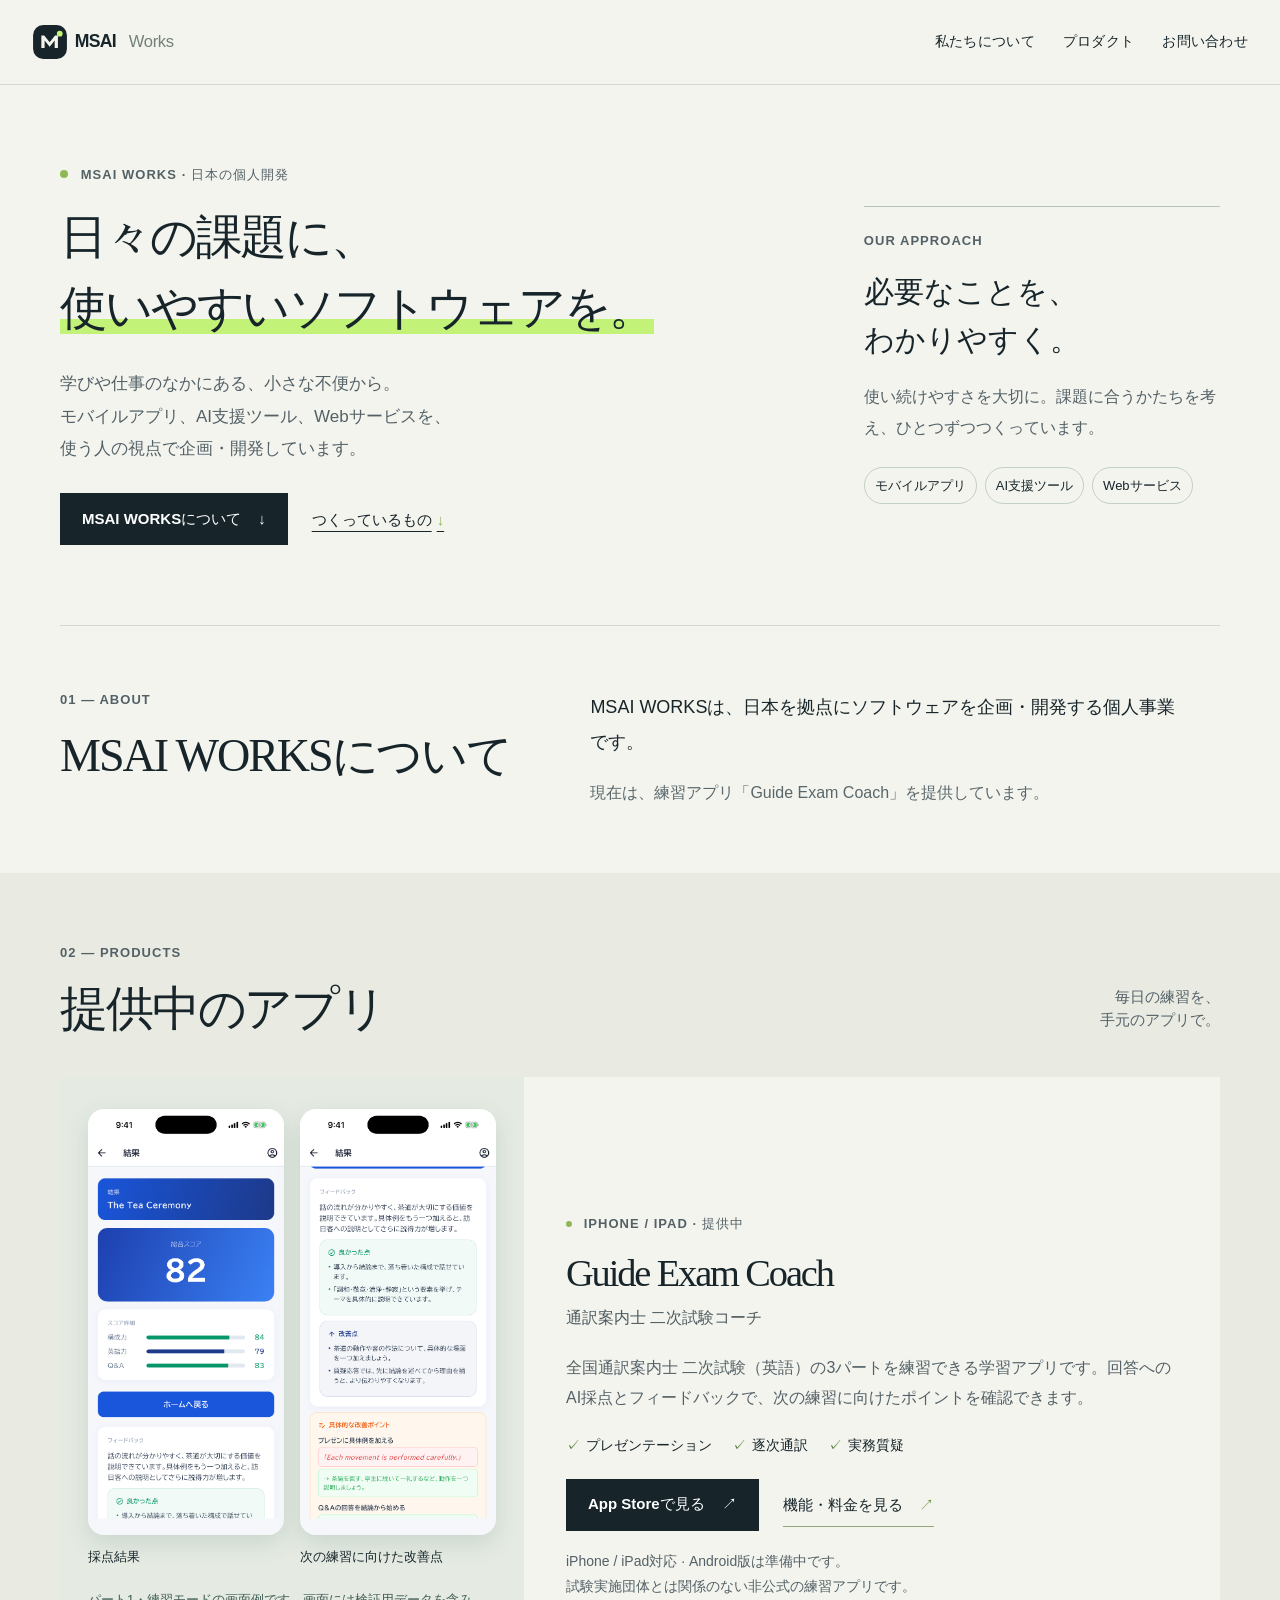
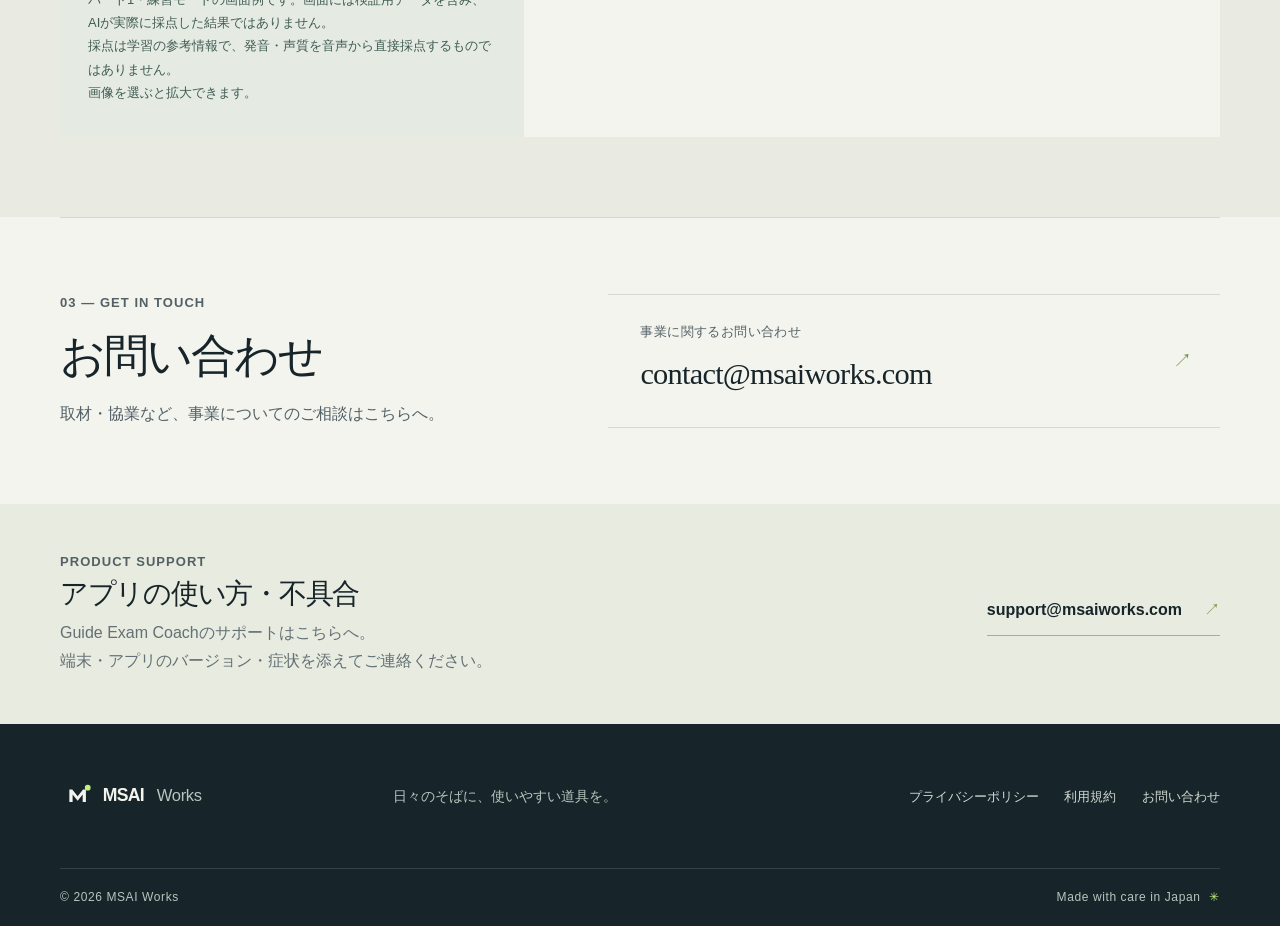
<file: index.html>
<!doctype html>
<html lang="ja">
  <head>
    <meta charset="utf-8">
    <meta name="viewport" content="width=device-width, initial-scale=1">
    <meta name="theme-color" content="#f4f4ee">
    <meta name="description" content="MSAI WORKSは、モバイルアプリ、AI支援ツール、Webサービスを企画・開発する個人事業です。全国通訳案内士 二次試験（英語）の練習アプリ、Guide Exam Coachを提供しています。">
    <meta name="robots" content="index, follow">
    <meta property="og:type" content="website">
    <meta property="og:site_name" content="MSAI WORKS">
    <meta property="og:title" content="MSAI WORKS｜日々の課題に、使いやすいソフトウェアを。">
    <meta property="og:description" content="日本を拠点に、モバイルアプリ、AI支援ツール、Webサービスを企画・開発する個人事業です。">
    <meta property="og:url" content="https://msaiworks.com/">
    <meta property="og:locale" content="ja_JP">
    <meta name="twitter:card" content="summary">
    <link rel="canonical" href="https://msaiworks.com/">
    <link rel="icon" href="/favicon.svg" type="image/svg+xml">
    <link rel="stylesheet" href="/styles.css">
    <title>MSAI WORKS｜アプリ・AI支援ツール・Webサービスの個人開発</title>
  </head>
  <body>
    <a class="skip-link" href="#main">本文へ移動</a>
    <header class="site-header">
      <div class="header-inner">
        <a class="brand" href="/" aria-label="MSAI WORKS ホーム">
          <img src="/assets/logo.svg" alt="MSAI WORKS" width="180" height="38">
        </a>
        <nav aria-label="メインナビゲーション">
          <ul class="nav-list">
            <li><a href="#about">私たちについて</a></li>
            <li><a href="#products">プロダクト</a></li>
            <li><a href="#contact">お問い合わせ</a></li>
          </ul>
        </nav>
      </div>
    </header>

    <main id="main">
      <section class="hero wrap business-hero" aria-labelledby="hero-title">
        <div class="hero-copy">
          <p class="eyebrow"><span class="eyebrow-dot" aria-hidden="true"></span> MSAI WORKS · 日本の個人開発</p>
          <h1 id="hero-title">日々の課題に、<br><em>使いやすい<br class="mobile-break">ソフトウェアを。</em></h1>
          <p class="hero-intro">学びや仕事のなかにある、小さな不便から。<br>モバイルアプリ、AI支援ツール、Webサービスを、<br class="desktop-break">使う人の視点で企画・開発しています。</p>
          <div class="hero-actions">
            <a class="button button-dark" href="#about">MSAI WORKSについて <span aria-hidden="true">↓</span></a>
            <a class="text-link" href="#products">つくっているもの <span aria-hidden="true">↓</span></a>
          </div>
        </div>
        <div class="business-note">
          <p class="eyebrow">Our approach</p>
          <p class="business-note-title">必要なことを、<br>わかりやすく。</p>
          <p>使い続けやすさを大切に。課題に合うかたちを考え、ひとつずつつくっています。</p>
          <div class="business-domains" aria-label="企画・開発の領域"><span>モバイルアプリ</span><span>AI支援ツール</span><span>Webサービス</span></div>
        </div>
      </section>

      <section class="content-section wrap" id="about" aria-labelledby="about-title">
        <div class="section-heading">
          <p class="eyebrow">01 — About</p>
          <h2 id="about-title">MSAI WORKSについて</h2>
        </div>
        <div class="section-body about-body">
          <p class="lead">MSAI WORKSは、日本を拠点にソフトウェアを企画・開発する個人事業です。</p>
          <p>現在は、練習アプリ「Guide Exam Coach」を提供しています。</p>
        </div>
      </section>

      <section class="products-section" id="products" aria-labelledby="products-title">
        <div class="wrap">
          <div class="section-topline">
            <div>
              <p class="eyebrow">02 — Products</p>
              <h2 id="products-title">提供中のアプリ</h2>
            </div>
            <p class="section-aside">毎日の練習を、<br>手元のアプリで。</p>
          </div>
          <article class="product-card">
            <div class="product-screens">
              <div class="screen-pair">
                <figure><a href="/assets/marketing-feedback.png" aria-label="採点結果の画面例を拡大"><img src="/assets/marketing-feedback.png" alt="画面例：総合スコアと項目別の採点結果" width="1206" height="2622" loading="lazy"></a><figcaption>採点結果</figcaption></figure>
                <figure><a href="/assets/marketing-feedback-detail.png" aria-label="改善点の画面例を拡大"><img src="/assets/marketing-feedback-detail.png" alt="画面例：良かった点と改善点、日本語の具体的なフィードバック" width="1206" height="2622" loading="lazy"></a><figcaption>次の練習に向けた改善点</figcaption></figure>
              </div>
              <p class="screen-note">パート1・練習モードの画面例です。画面には検証用データを含み、AIが実際に採点した結果ではありません。<br>採点は学習の参考情報で、発音・声質を音声から直接採点するものではありません。<br>画像を選ぶと拡大できます。</p>
            </div>
            <div class="product-details">
              <p class="eyebrow product-status"><span class="status-dot"></span> iPhone / iPad · 提供中</p>
              <h3>Guide Exam Coach</h3>
              <p class="product-ja">通訳案内士 二次試験コーチ</p>
              <p class="product-description">全国通訳案内士 二次試験（英語）の3パートを練習できる学習アプリです。回答へのAI採点とフィードバックで、次の練習に向けたポイントを確認できます。</p>
              <ul class="feature-list"><li>プレゼンテーション</li><li>逐次通訳</li><li>実務質疑</li></ul>
              <div class="product-actions">
                <a class="button button-dark" href="https://apps.apple.com/jp/app/id6809466607">App Storeで見る <span aria-hidden="true">↗</span></a>
                <a class="product-link" href="https://guideexamcoach.com/">機能・料金を見る <span aria-hidden="true">↗</span></a>
              </div>
              <p class="platform-note">iPhone / iPad対応 · Android版は準備中です。<br>試験実施団体とは関係のない非公式の練習アプリです。</p>
            </div>
            <span class="product-number" aria-hidden="true">01</span>
          </article>
        </div>
      </section>

      <section class="contact-section wrap" id="contact" aria-labelledby="contact-title">
        <div class="contact-heading">
          <p class="eyebrow">03 — Get in touch</p>
          <h2 id="contact-title">お問い合わせ</h2>
          <p>取材・協業など、事業についてのご相談はこちらへ。</p>
        </div>
        <a class="contact-card" href="mailto:contact@msaiworks.com">
          <span class="contact-card-label">事業に関するお問い合わせ</span>
          <span class="contact-email">contact@msaiworks.com</span>
          <span class="contact-arrow" aria-hidden="true">↗</span>
        </a>
      </section>

      <section class="support-band" id="support" aria-labelledby="support-title">
        <div class="wrap support-inner">
          <div>
            <p class="eyebrow">Product support</p>
            <h2 id="support-title">アプリの使い方・不具合</h2>
            <p>Guide Exam Coachのサポートはこちらへ。<br>端末・アプリのバージョン・症状を添えてご連絡ください。</p>
          </div>
          <a class="support-link" href="mailto:support@msaiworks.com">support@msaiworks.com <span aria-hidden="true">↗</span></a>
        </div>
      </section>
    </main>

    <footer class="site-footer">
      <div class="wrap footer-main">
        <a class="brand footer-brand" href="/" aria-label="MSAI WORKS ホーム">
          <img src="/assets/logo-footer.svg" alt="MSAI WORKS" width="180" height="38">
        </a>
        <p>日々のそばに、使いやすい道具を。</p>
        <nav aria-label="フッターナビゲーション">
          <a href="/privacy.html">プライバシーポリシー</a>
          <a href="/terms.html">利用規約</a>
          <a href="#contact">お問い合わせ</a>
        </nav>
      </div>
      <div class="wrap footer-bottom">
        <span>© 2026 MSAI Works</span>
        <span>Made with care in Japan <span class="footer-star" aria-hidden="true">✳</span></span>
      </div>
    </footer>
  </body>
</html>
</file>
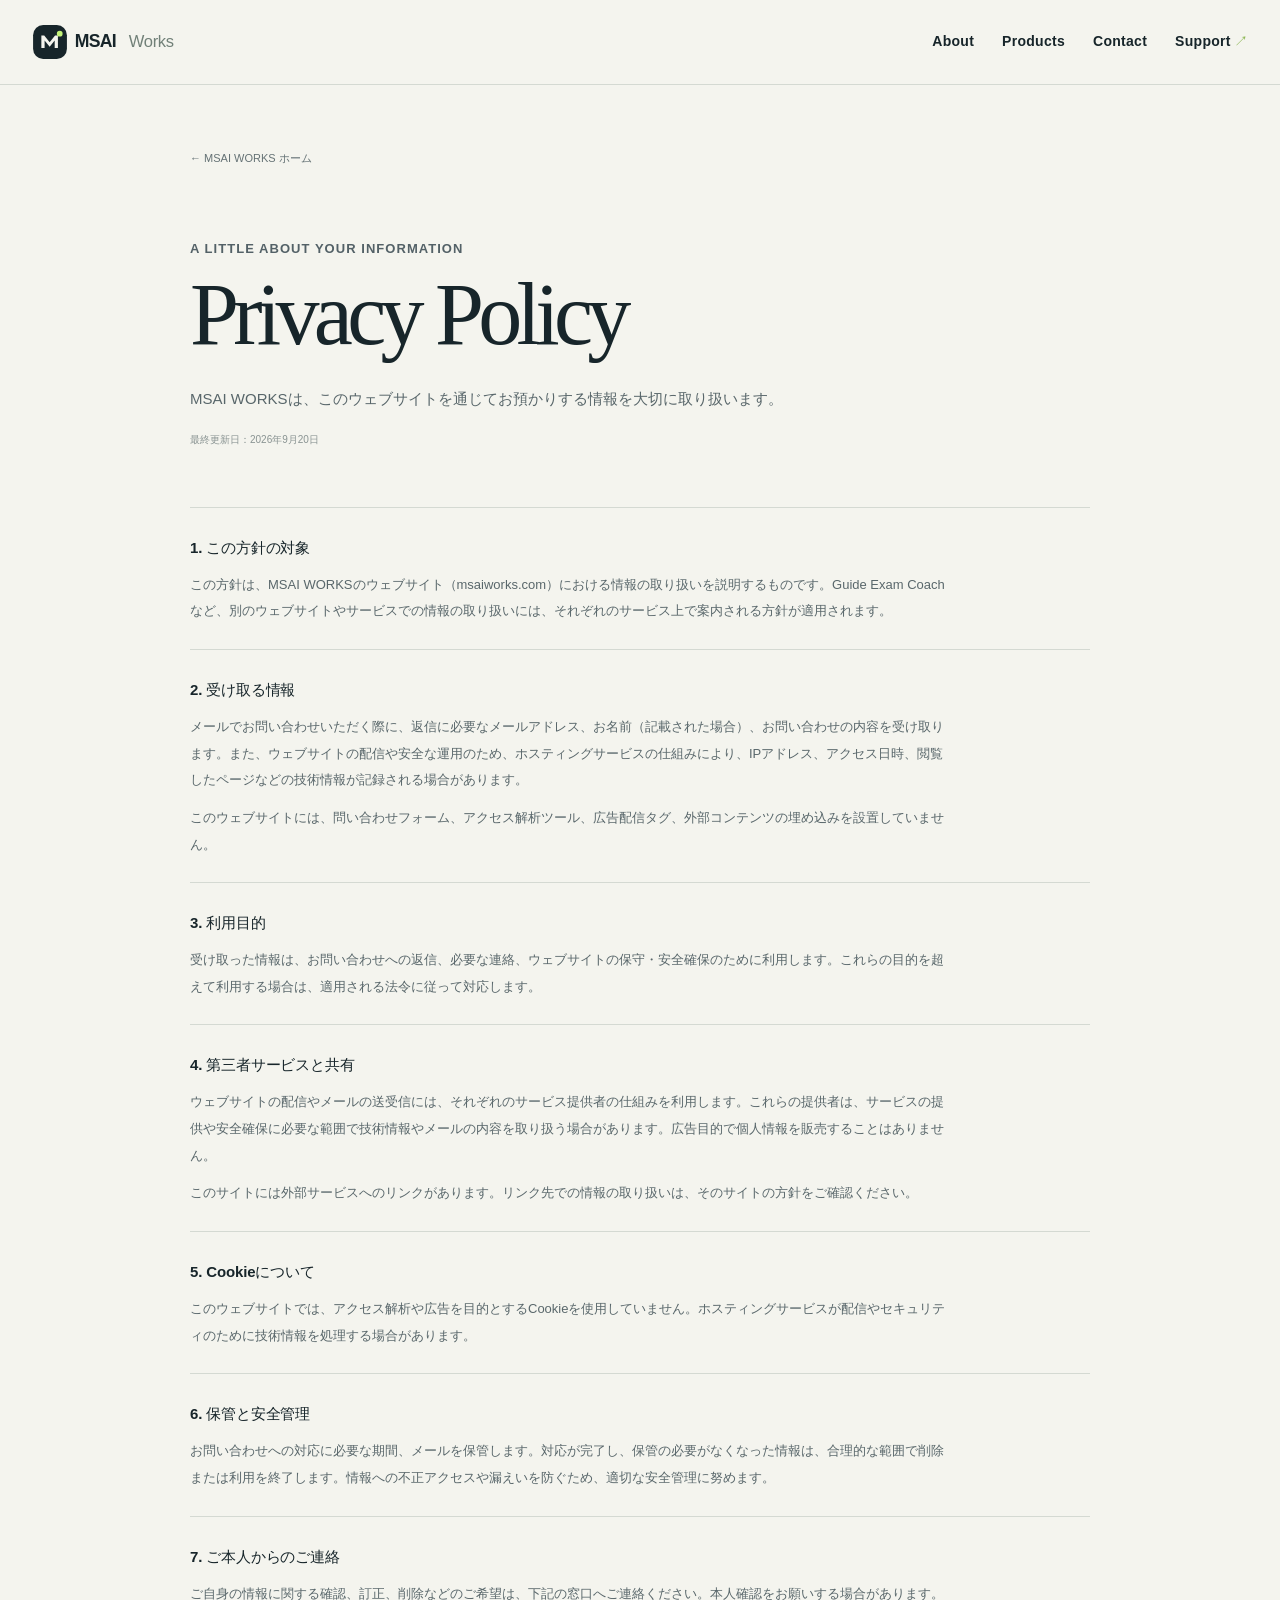
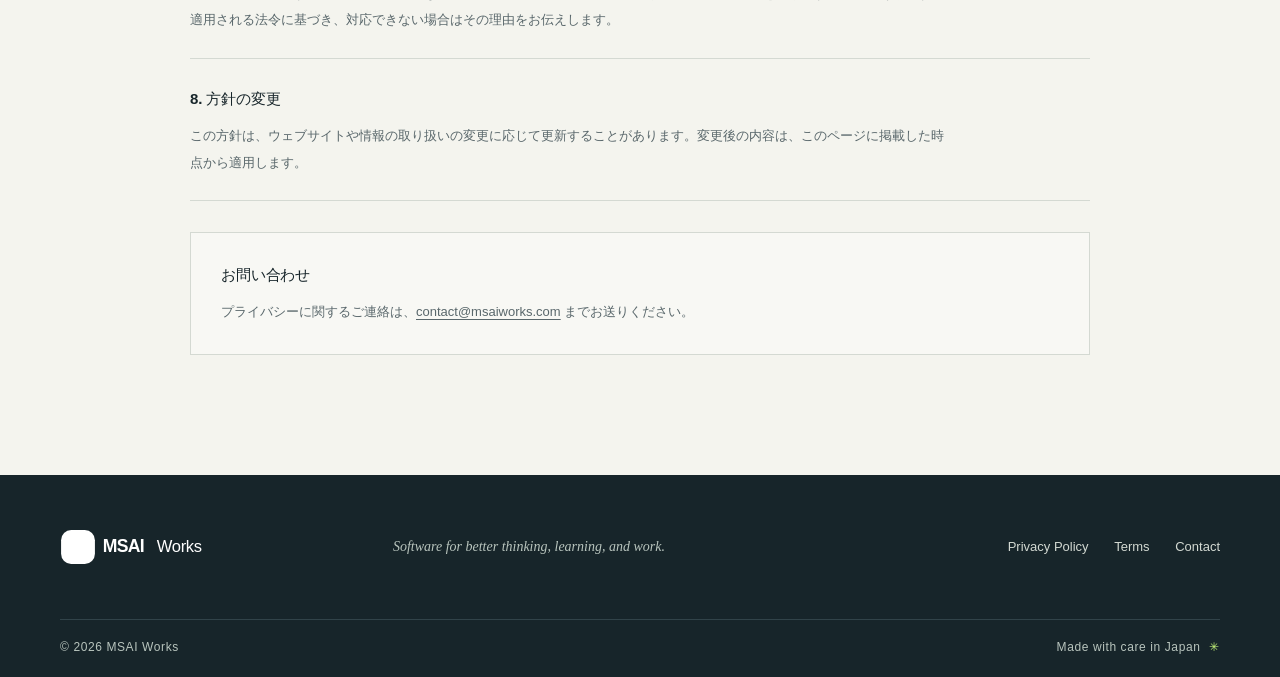
<file: privacy.html>
<!doctype html>
<html lang="ja">
  <head>
    <meta charset="utf-8">
    <meta name="viewport" content="width=device-width, initial-scale=1">
    <meta name="theme-color" content="#f4f4ee">
    <meta name="description" content="MSAI WORKSのウェブサイトにおける個人情報の取り扱いについてご案内します。">
    <meta name="robots" content="index, follow">
    <meta property="og:type" content="website">
    <meta property="og:site_name" content="MSAI WORKS">
    <meta property="og:title" content="Privacy Policy — MSAI WORKS">
    <meta property="og:description" content="MSAI WORKSのウェブサイトにおける個人情報の取り扱いについて。">
    <meta property="og:url" content="https://msaiworks.com/privacy.html">
    <meta property="og:locale" content="ja_JP">
    <link rel="canonical" href="https://msaiworks.com/privacy.html">
    <link rel="icon" href="/favicon.svg" type="image/svg+xml">
    <link rel="stylesheet" href="/styles.css">
    <title>Privacy Policy — MSAI WORKS</title>
  </head>
  <body>
    <a class="skip-link" href="#main">本文へ移動</a>
    <header class="site-header">
      <div class="header-inner">
        <a class="brand" href="/" aria-label="MSAI WORKS ホーム"><img src="/assets/logo.svg" alt="MSAI WORKS" width="180" height="38"></a>
        <nav aria-label="メインナビゲーション"><ul class="nav-list"><li><a href="/#about">About</a></li><li><a href="/#products">Products</a></li><li><a href="/#contact">Contact</a></li><li><a class="nav-support" href="/#support">Support <span aria-hidden="true">↗</span></a></li></ul></nav>
      </div>
    </header>
    <main id="main" class="legal-page wrap">
      <a class="back-link" href="/">← MSAI WORKS ホーム</a>
      <p class="eyebrow legal-eyebrow">A little about your information</p>
      <h1>Privacy Policy</h1>
      <p class="legal-lead">MSAI WORKSは、このウェブサイトを通じてお預かりする情報を大切に取り扱います。</p>
      <p class="updated-date">最終更新日：2026年9月20日</p>

      <div class="legal-content">
        <section>
          <h2>1. この方針の対象</h2>
          <p>この方針は、MSAI WORKSのウェブサイト（msaiworks.com）における情報の取り扱いを説明するものです。Guide Exam Coachなど、別のウェブサイトやサービスでの情報の取り扱いには、それぞれのサービス上で案内される方針が適用されます。</p>
        </section>
        <section>
          <h2>2. 受け取る情報</h2>
          <p>メールでお問い合わせいただく際に、返信に必要なメールアドレス、お名前（記載された場合）、お問い合わせの内容を受け取ります。また、ウェブサイトの配信や安全な運用のため、ホスティングサービスの仕組みにより、IPアドレス、アクセス日時、閲覧したページなどの技術情報が記録される場合があります。</p>
          <p>このウェブサイトには、問い合わせフォーム、アクセス解析ツール、広告配信タグ、外部コンテンツの埋め込みを設置していません。</p>
        </section>
        <section>
          <h2>3. 利用目的</h2>
          <p>受け取った情報は、お問い合わせへの返信、必要な連絡、ウェブサイトの保守・安全確保のために利用します。これらの目的を超えて利用する場合は、適用される法令に従って対応します。</p>
        </section>
        <section>
          <h2>4. 第三者サービスと共有</h2>
          <p>ウェブサイトの配信やメールの送受信には、それぞれのサービス提供者の仕組みを利用します。これらの提供者は、サービスの提供や安全確保に必要な範囲で技術情報やメールの内容を取り扱う場合があります。広告目的で個人情報を販売することはありません。</p>
          <p>このサイトには外部サービスへのリンクがあります。リンク先での情報の取り扱いは、そのサイトの方針をご確認ください。</p>
        </section>
        <section>
          <h2>5. Cookieについて</h2>
          <p>このウェブサイトでは、アクセス解析や広告を目的とするCookieを使用していません。ホスティングサービスが配信やセキュリティのために技術情報を処理する場合があります。</p>
        </section>
        <section>
          <h2>6. 保管と安全管理</h2>
          <p>お問い合わせへの対応に必要な期間、メールを保管します。対応が完了し、保管の必要がなくなった情報は、合理的な範囲で削除または利用を終了します。情報への不正アクセスや漏えいを防ぐため、適切な安全管理に努めます。</p>
        </section>
        <section>
          <h2>7. ご本人からのご連絡</h2>
          <p>ご自身の情報に関する確認、訂正、削除などのご希望は、下記の窓口へご連絡ください。本人確認をお願いする場合があります。適用される法令に基づき、対応できない場合はその理由をお伝えします。</p>
        </section>
        <section>
          <h2>8. 方針の変更</h2>
          <p>この方針は、ウェブサイトや情報の取り扱いの変更に応じて更新することがあります。変更後の内容は、このページに掲載した時点から適用します。</p>
        </section>
        <section class="legal-contact">
          <h2>お問い合わせ</h2>
          <p>プライバシーに関するご連絡は、<a href="mailto:contact@msaiworks.com">contact@msaiworks.com</a> までお送りください。</p>
        </section>
      </div>
    </main>
    <footer class="site-footer">
      <div class="wrap footer-main">
        <a class="brand footer-brand" href="/" aria-label="MSAI WORKS ホーム"><img src="/assets/logo.svg" alt="MSAI WORKS" width="180" height="38"></a>
        <p>Software for better thinking, learning, and work.</p>
        <nav aria-label="フッターナビゲーション"><a href="/privacy.html" aria-current="page">Privacy Policy</a><a href="/terms.html">Terms</a><a href="/#contact">Contact</a></nav>
      </div>
      <div class="wrap footer-bottom"><span>© 2026 MSAI Works</span><span>Made with care in Japan <span class="footer-star" aria-hidden="true">✳</span></span></div>
    </footer>
  </body>
</html>
</file>
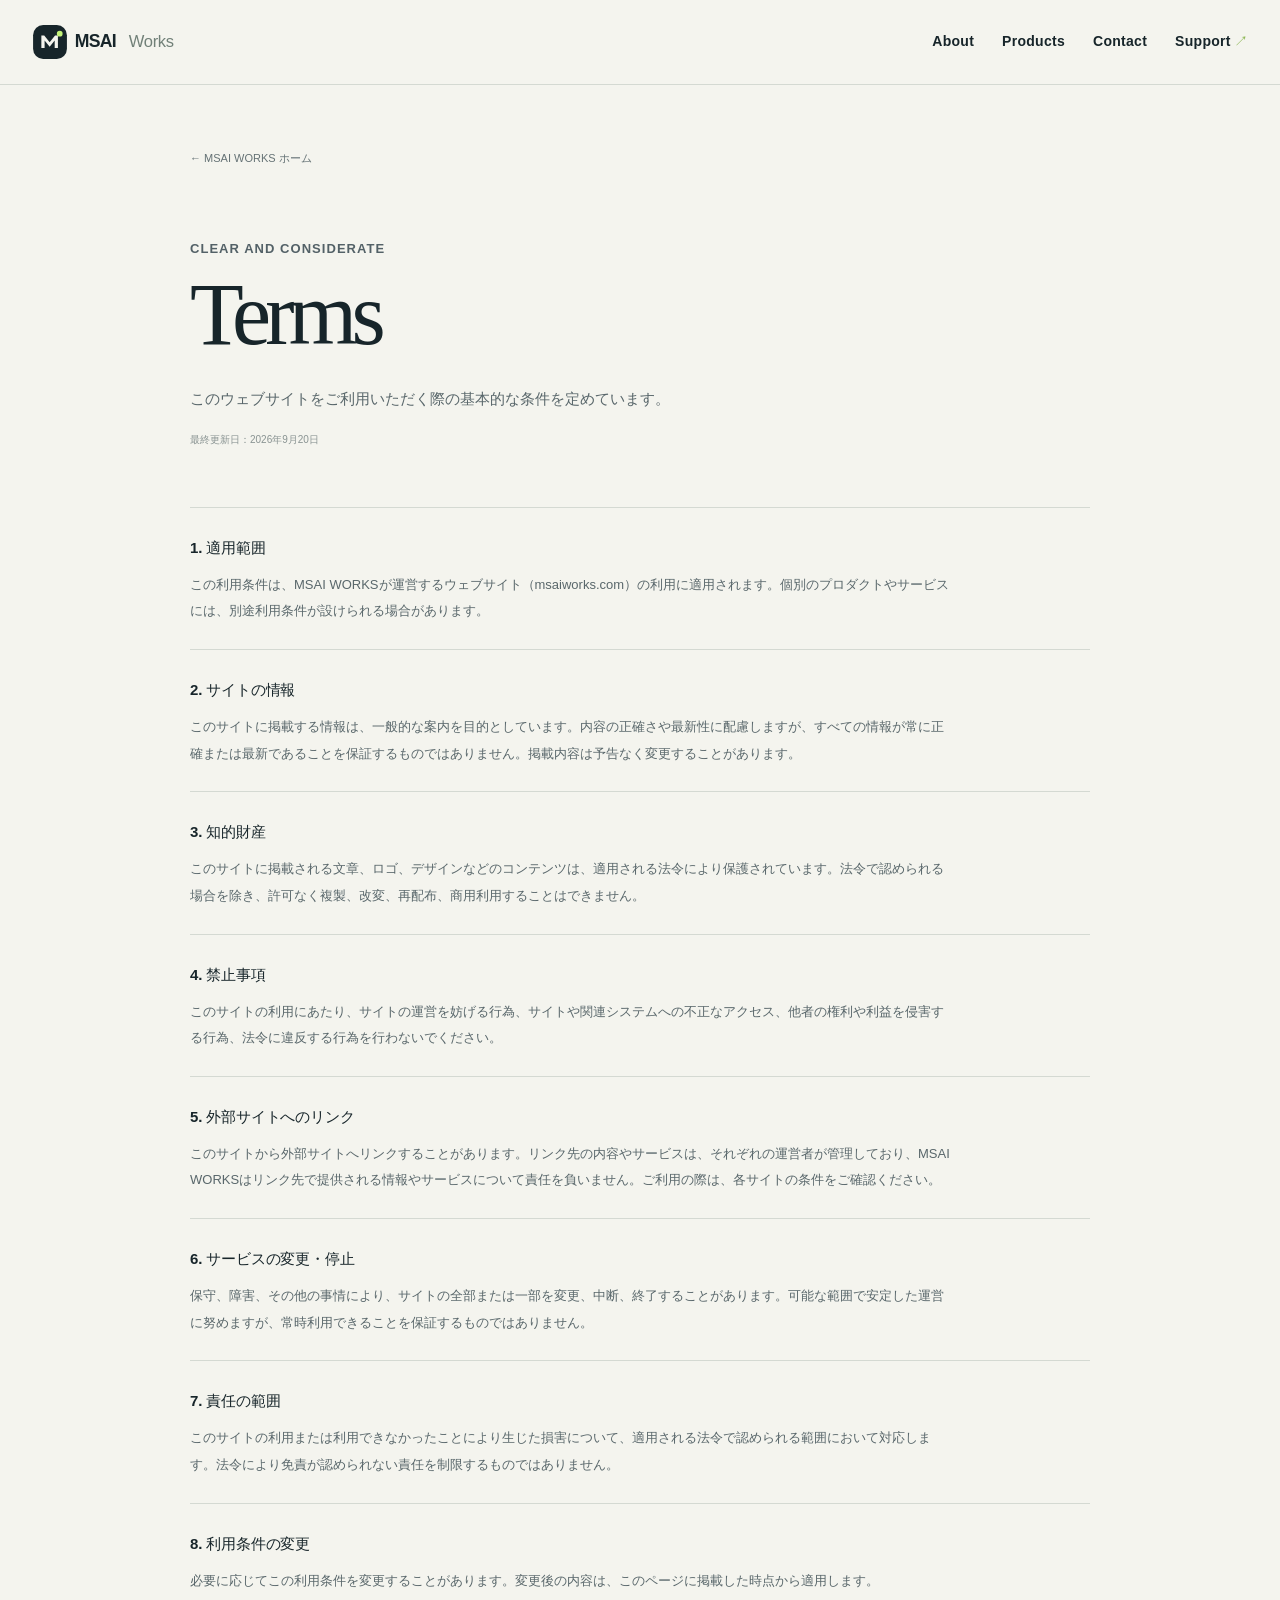
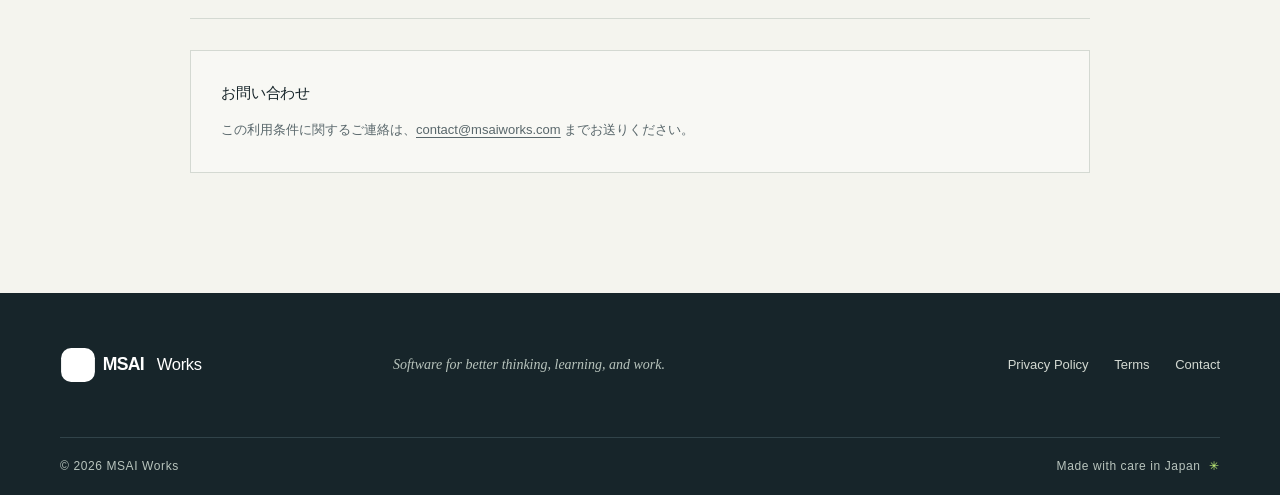
<file: terms.html>
<!doctype html>
<html lang="ja">
  <head>
    <meta charset="utf-8">
    <meta name="viewport" content="width=device-width, initial-scale=1">
    <meta name="theme-color" content="#f4f4ee">
    <meta name="description" content="MSAI WORKSウェブサイトの利用条件をご案内します。">
    <meta name="robots" content="index, follow">
    <meta property="og:type" content="website">
    <meta property="og:site_name" content="MSAI WORKS">
    <meta property="og:title" content="Terms — MSAI WORKS">
    <meta property="og:description" content="MSAI WORKSウェブサイトの利用条件をご案内します。">
    <meta property="og:url" content="https://msaiworks.com/terms.html">
    <meta property="og:locale" content="ja_JP">
    <link rel="canonical" href="https://msaiworks.com/terms.html">
    <link rel="icon" href="/favicon.svg" type="image/svg+xml">
    <link rel="stylesheet" href="/styles.css">
    <title>Terms — MSAI WORKS</title>
  </head>
  <body>
    <a class="skip-link" href="#main">本文へ移動</a>
    <header class="site-header">
      <div class="header-inner">
        <a class="brand" href="/" aria-label="MSAI WORKS ホーム"><img src="/assets/logo.svg" alt="MSAI WORKS" width="180" height="38"></a>
        <nav aria-label="メインナビゲーション"><ul class="nav-list"><li><a href="/#about">About</a></li><li><a href="/#products">Products</a></li><li><a href="/#contact">Contact</a></li><li><a class="nav-support" href="/#support">Support <span aria-hidden="true">↗</span></a></li></ul></nav>
      </div>
    </header>
    <main id="main" class="legal-page wrap">
      <a class="back-link" href="/">← MSAI WORKS ホーム</a>
      <p class="eyebrow legal-eyebrow">Clear and considerate</p>
      <h1>Terms</h1>
      <p class="legal-lead">このウェブサイトをご利用いただく際の基本的な条件を定めています。</p>
      <p class="updated-date">最終更新日：2026年9月20日</p>

      <div class="legal-content">
        <section>
          <h2>1. 適用範囲</h2>
          <p>この利用条件は、MSAI WORKSが運営するウェブサイト（msaiworks.com）の利用に適用されます。個別のプロダクトやサービスには、別途利用条件が設けられる場合があります。</p>
        </section>
        <section>
          <h2>2. サイトの情報</h2>
          <p>このサイトに掲載する情報は、一般的な案内を目的としています。内容の正確さや最新性に配慮しますが、すべての情報が常に正確または最新であることを保証するものではありません。掲載内容は予告なく変更することがあります。</p>
        </section>
        <section>
          <h2>3. 知的財産</h2>
          <p>このサイトに掲載される文章、ロゴ、デザインなどのコンテンツは、適用される法令により保護されています。法令で認められる場合を除き、許可なく複製、改変、再配布、商用利用することはできません。</p>
        </section>
        <section>
          <h2>4. 禁止事項</h2>
          <p>このサイトの利用にあたり、サイトの運営を妨げる行為、サイトや関連システムへの不正なアクセス、他者の権利や利益を侵害する行為、法令に違反する行為を行わないでください。</p>
        </section>
        <section>
          <h2>5. 外部サイトへのリンク</h2>
          <p>このサイトから外部サイトへリンクすることがあります。リンク先の内容やサービスは、それぞれの運営者が管理しており、MSAI WORKSはリンク先で提供される情報やサービスについて責任を負いません。ご利用の際は、各サイトの条件をご確認ください。</p>
        </section>
        <section>
          <h2>6. サービスの変更・停止</h2>
          <p>保守、障害、その他の事情により、サイトの全部または一部を変更、中断、終了することがあります。可能な範囲で安定した運営に努めますが、常時利用できることを保証するものではありません。</p>
        </section>
        <section>
          <h2>7. 責任の範囲</h2>
          <p>このサイトの利用または利用できなかったことにより生じた損害について、適用される法令で認められる範囲において対応します。法令により免責が認められない責任を制限するものではありません。</p>
        </section>
        <section>
          <h2>8. 利用条件の変更</h2>
          <p>必要に応じてこの利用条件を変更することがあります。変更後の内容は、このページに掲載した時点から適用します。</p>
        </section>
        <section class="legal-contact">
          <h2>お問い合わせ</h2>
          <p>この利用条件に関するご連絡は、<a href="mailto:contact@msaiworks.com">contact@msaiworks.com</a> までお送りください。</p>
        </section>
      </div>
    </main>
    <footer class="site-footer">
      <div class="wrap footer-main">
        <a class="brand footer-brand" href="/" aria-label="MSAI WORKS ホーム"><img src="/assets/logo.svg" alt="MSAI WORKS" width="180" height="38"></a>
        <p>Software for better thinking, learning, and work.</p>
        <nav aria-label="フッターナビゲーション"><a href="/privacy.html">Privacy Policy</a><a href="/terms.html" aria-current="page">Terms</a><a href="/#contact">Contact</a></nav>
      </div>
      <div class="wrap footer-bottom"><span>© 2026 MSAI Works</span><span>Made with care in Japan <span class="footer-star" aria-hidden="true">✳</span></span></div>
    </footer>
  </body>
</html>
</file>
<file: styles.css>
@charset "utf-8";

:root {
  color-scheme: light;
  --paper: #f4f4ee;
  --paper-deep: #e9ebe3;
  --ink: #17252a;
  --muted: #697579;
  --line: #d4d9d2;
  --green: #c3f279;
  --green-dark: #8eb856;
  --blue: #b8d9d7;
  --serif: "Iowan Old Style", "Palatino Linotype", "Book Antiqua", Georgia, serif;
  font-family: Inter, "Avenir Next", Avenir, "Hiragino Kaku Gothic ProN", "Yu Gothic", Meiryo, sans-serif;
  font-synthesis: none;
  text-rendering: optimizeLegibility;
  -webkit-font-smoothing: antialiased;
  scroll-behavior: auto;
  scroll-padding-top: 6rem;
}

* { box-sizing: border-box; }

body {
  margin: 0;
  background: var(--paper);
  color: var(--ink);
  font-size: 16px;
  line-height: 1.8;
}

a { color: inherit; }
img { display: block; max-width: 100%; }
.wrap { width: min(1160px, calc(100% - 64px)); margin-inline: auto; }

.skip-link {
  position: absolute;
  top: 8px;
  left: 8px;
  z-index: 10;
  padding: 10px 16px;
  transform: translateY(-150%);
  background: var(--ink);
  color: white;
}
.skip-link:focus { transform: translateY(0); }

.site-header { border-bottom: 1px solid var(--line); }
.header-inner {
  width: min(1320px, calc(100% - 64px));
  min-height: 84px;
  margin-inline: auto;
  display: flex;
  align-items: center;
  justify-content: space-between;
  gap: 36px;
}
.brand { display: inline-flex; flex: 0 0 auto; }
.brand img { width: 180px; height: auto; }
.nav-list { display: flex; align-items: center; gap: clamp(22px, 3vw, 44px); margin: 0; padding: 0; list-style: none; }
.nav-list a, .footer-main nav a { text-decoration: none; }
.nav-list a { font-size: 13px; font-weight: 600; letter-spacing: .02em; }
.nav-list a:hover, .footer-main nav a:hover, .text-link:hover { color: #4e7135; }
.nav-support span { color: var(--green-dark); margin-left: 3px; }

.hero { min-height: 650px; padding-block: 105px 56px; position: relative; display: grid; grid-template-columns: 1.1fr .9fr; align-items: center; }
.hero-copy { position: relative; z-index: 1; max-width: 660px; padding-bottom: 38px; }
.eyebrow { margin: 0 0 18px; color: var(--muted); font-size: 11px; font-weight: 700; letter-spacing: .16em; line-height: 1.5; text-transform: uppercase; }
.eyebrow-dot, .status-dot, .note-dot { display: inline-block; width: 8px; height: 8px; border-radius: 50%; background: var(--green-dark); vertical-align: 1px; margin-right: 8px; }
.hero h1 { max-width: 650px; margin: 0; font-family: var(--serif); font-size: clamp(3.6rem, 6.3vw, 6.1rem); font-weight: 400; letter-spacing: -.06em; line-height: .99; }
.hero-intro { max-width: 510px; margin: 26px 0 0; color: #536167; font-size: 15px; line-height: 2; }
.hero-actions { display: flex; flex-wrap: wrap; align-items: center; gap: 26px; margin-top: 34px; }
.button { display: inline-flex; min-height: 50px; align-items: center; justify-content: center; gap: 17px; padding: 0 21px; text-decoration: none; font-size: 12px; font-weight: 700; transition: transform .2s ease, background .2s ease; }
.button:hover { transform: translateY(-2px); }
.button-dark { background: var(--ink); color: #fff; }
.button-dark:hover { background: #294047; }
.text-link { font-size: 12px; font-weight: 700; text-decoration: none; }
.text-link span { padding-left: 5px; color: var(--green-dark); }
.hero-art { width: min(100%, 470px); height: 425px; justify-self: end; position: relative; overflow: hidden; border-radius: 48% 48% 4px 4px; background: #dae7df; }
.art-orbit { position: absolute; border: 1px solid rgba(23, 37, 42, .19); border-radius: 50%; }
.orbit-one { width: 470px; height: 470px; left: -5px; top: -32px; }
.orbit-two { width: 350px; height: 350px; left: 55px; top: 30px; }
.art-sun { position: absolute; width: 168px; height: 168px; left: 151px; top: 98px; border-radius: 50%; background: var(--green); }
.art-card { position: absolute; width: 186px; padding: 16px 17px; display: flex; justify-content: space-between; align-items: center; background: var(--paper); box-shadow: 0 12px 32px rgba(29, 54, 51, .12); }
.card-top { left: 28px; top: 148px; transform: rotate(-7deg); }
.card-bottom { right: 24px; bottom: 94px; transform: rotate(5deg); }
.card-index { color: #536167; font-size: 9px; font-weight: 700; letter-spacing: .11em; }
.card-symbol { color: #748f48; font-size: 20px; }
.art-note { position: absolute; bottom: 34px; left: 28px; color: #566b66; font-family: var(--serif); font-size: 14px; font-style: italic; }
.note-dot { width: 6px; height: 6px; margin-right: 7px; }
.art-cross { position: absolute; color: #748f48; font-size: 24px; font-weight: 300; }
.cross-one { right: 43px; top: 55px; }
.cross-two { left: 49px; bottom: 99px; font-size: 17px; }
.hero-footnote { position: absolute; right: 0; bottom: 27px; color: #859092; font-size: 10px; letter-spacing: .08em; text-transform: uppercase; }
.hero-footnote span { color: var(--green-dark); margin-right: 9px; }

.intro-band { background: var(--ink); color: var(--paper); }
.intro-band-inner { min-height: 244px; position: relative; display: flex; flex-direction: column; justify-content: center; padding-block: 45px; }
.intro-band .eyebrow { color: #a4b5ae; margin-bottom: 13px; }
.intro-statement { margin: 0; font-family: var(--serif); font-size: clamp(1.65rem, 3vw, 2.7rem); letter-spacing: -.035em; line-height: 1.5; }
.intro-mark { position: absolute; right: 15px; top: 50%; transform: translateY(-50%); color: #496067; font-family: var(--serif); font-size: 74px; letter-spacing: -.07em; }
.intro-mark span { color: var(--green); font-family: sans-serif; font-size: 18px; vertical-align: top; }
.mobile-break { display: none; }

.content-section { display: grid; grid-template-columns: .85fr 1.15fr; gap: 80px; padding-block: 126px 135px; }
.section-heading h2, .section-topline h2, .contact-heading h2, .support-inner h2 { margin: 0; font-family: var(--serif); font-weight: 400; letter-spacing: -.045em; line-height: 1.2; }
.section-heading h2 { font-size: clamp(2rem, 3.6vw, 3.15rem); }
.section-body { max-width: 590px; padding-top: 36px; }
.section-body p { margin: 0; color: #59676b; font-size: 14px; line-height: 2.15; }
.section-body p + p { margin-top: 18px; }
.section-body .lead { color: var(--ink); font-size: 18px; line-height: 1.95; }
.about-tags { display: flex; flex-wrap: wrap; gap: 9px; margin-top: 27px; }
.about-tags span { padding: 7px 12px; border: 1px solid var(--line); border-radius: 99px; color: #566367; font-size: 10px; letter-spacing: .03em; }

.products-section { padding-block: 96px 118px; background: var(--paper-deep); }
.section-topline { display: flex; justify-content: space-between; align-items: end; margin-bottom: 39px; }
.section-topline h2 { font-size: clamp(2.1rem, 4vw, 3rem); }
.section-aside { margin: 0 0 5px; color: #7a8786; font-family: var(--serif); font-size: 13px; font-style: italic; line-height: 1.55; text-align: right; }
.product-card { position: relative; display: grid; grid-template-columns: 1fr 1fr; min-height: 430px; background: var(--paper); }
.product-visual { min-height: 430px; position: relative; overflow: hidden; display: grid; place-items: center; background: #bfd6d1; }
.product-visual-label { position: absolute; z-index: 1; left: 28px; top: 26px; color: #536967; font-size: 9px; font-weight: 700; letter-spacing: .14em; }
.product-visual-label i { margin-left: 9px; font-style: normal; color: #809793; }
.product-paper { z-index: 1; width: 226px; height: 285px; position: relative; padding: 28px 23px; display: flex; flex-direction: column; background: #f9f8f1; transform: rotate(-4deg); box-shadow: 0 22px 55px rgba(26, 54, 52, .16); }
.paper-kicker { color: #72837c; font-size: 8px; font-weight: 700; letter-spacing: .12em; }
.paper-title { margin-top: 17px; color: #203033; font-family: var(--serif); font-size: 43px; letter-spacing: -.06em; line-height: .9; }
.paper-line { width: 41px; height: 3px; margin-top: auto; background: #acd965; }
.paper-footer { margin-top: 12px; color: #61716e; font-size: 9px; }
.product-spark { position: absolute; z-index: 2; right: 22%; top: 23%; color: #eaf0c9; font-size: 42px; }
.product-orbit { position: absolute; width: 380px; height: 380px; border: 1px solid rgba(40, 75, 69, .17); border-radius: 50%; }
.product-details { align-self: center; padding: 70px clamp(34px, 6vw, 82px); }
.product-status { margin-bottom: 21px; }
.status-dot { width: 6px; height: 6px; margin-right: 7px; }
.product-details h3 { margin: 0; font-family: var(--serif); font-size: clamp(2.2rem, 3.8vw, 3.4rem); font-weight: 400; letter-spacing: -.055em; line-height: 1.1; }
.product-ja { margin: 10px 0 0; color: #4c5a5f; font-size: 14px; font-weight: 600; }
.product-description { max-width: 350px; margin: 25px 0 0; color: #647074; font-size: 13px; line-height: 2; }
.product-link { display: inline-flex; align-items: center; gap: 16px; margin-top: 29px; padding-bottom: 6px; border-bottom: 1px solid #94a579; font-size: 11px; font-weight: 700; text-decoration: none; }
.product-link span { color: #769b4d; }
.product-link:hover { color: #527431; }
.product-number { position: absolute; right: 25px; bottom: 22px; color: #abb4ad; font-family: var(--serif); font-size: 12px; }

.contact-section { display: grid; grid-template-columns: .9fr 1.1fr; align-items: center; gap: 76px; padding-block: 130px; }
.contact-heading h2 { font-size: clamp(2rem, 3.5vw, 3rem); }
.contact-heading > p:last-child { margin: 16px 0 0; color: var(--muted); font-size: 13px; }
.contact-card { position: relative; min-height: 134px; display: flex; flex-direction: column; justify-content: center; padding: 25px 65px 25px 32px; border-top: 1px solid var(--line); border-bottom: 1px solid var(--line); text-decoration: none; }
.contact-card:hover { background: rgba(255, 255, 255, .38); }
.contact-card-label { color: var(--muted); font-size: 10px; letter-spacing: .1em; text-transform: uppercase; }
.contact-email { margin-top: 4px; font-family: var(--serif); font-size: clamp(1.25rem, 2.4vw, 1.9rem); letter-spacing: -.025em; }
.contact-arrow { position: absolute; right: 28px; top: 50%; transform: translateY(-50%); color: #78994d; font-size: 19px; }

.support-band { background: #e8ebdf; }
.support-inner { min-height: 230px; display: flex; align-items: center; justify-content: space-between; gap: 35px; padding-block: 48px; }
.support-inner .eyebrow { margin-bottom: 6px; }
.support-inner h2 { font-size: 30px; }
.support-inner p:last-child { margin: 8px 0 0; color: #637075; font-size: 12px; }
.support-link { display: inline-flex; align-items: center; gap: 22px; padding-bottom: 7px; border-bottom: 1px solid #a2b18e; font-size: 14px; font-weight: 650; text-decoration: none; }
.support-link span { color: #78994d; }

.site-footer { background: var(--ink); color: var(--paper); }
.footer-main { min-height: 144px; display: grid; grid-template-columns: 1fr 1.2fr 1.4fr; align-items: center; gap: 24px; }
.footer-brand img { filter: brightness(0) invert(1); }
.footer-brand img[src$="logo-footer.svg"] { filter: none; }
.footer-main > p { margin: 0; color: #93a3a0; font-family: var(--serif); font-size: 13px; font-style: italic; }
.footer-main nav { display: flex; justify-content: end; gap: clamp(15px, 2vw, 28px); }
.footer-main nav a { color: #d3d9d2; font-size: 10px; }
.footer-main nav a:hover { color: var(--green); }
.footer-bottom { min-height: 58px; display: flex; align-items: center; justify-content: space-between; border-top: 1px solid #314349; color: #82918f; font-size: 9px; letter-spacing: .05em; }
.footer-star { padding-left: 5px; color: var(--green); }

.legal-page { max-width: 900px; padding-block: 58px 120px; }
.back-link { display: inline-block; margin-bottom: 70px; color: #657275; font-size: 11px; text-decoration: none; }
.back-link:hover { color: var(--ink); }
.legal-eyebrow { margin-bottom: 11px; }
.legal-page > h1 { margin: 0; font-family: var(--serif); font-size: clamp(3.1rem, 7vw, 5.5rem); font-weight: 400; letter-spacing: -.065em; line-height: 1.05; }
.legal-lead { margin: 23px 0 0; color: #58666a; font-size: 15px; }
.updated-date { margin: 19px 0 58px; color: #899392; font-size: 10px; }
.legal-content { border-top: 1px solid var(--line); }
.legal-content section { padding: 26px 0 24px; border-bottom: 1px solid var(--line); }
.legal-content h2 { margin: 0 0 11px; font-size: 15px; font-weight: 700; letter-spacing: -.01em; }
.legal-content p { max-width: 760px; margin: 0; color: #59676b; font-size: 13px; line-height: 2.05; }
.legal-content p + p { margin-top: 11px; }
.legal-content a { text-decoration-thickness: 1px; text-underline-offset: 3px; }
.legal-content a:hover { color: #4e7135; }
.legal-contact { margin-top: 31px; padding: 28px 30px !important; border: 1px solid var(--line) !important; background: rgba(255, 255, 255, .34); }

.not-found { min-height: 100vh; display: flex; flex-direction: column; justify-content: center; align-items: flex-start; padding-block: 70px; }
.not-found .brand { margin-bottom: 100px; }
.not-found .eyebrow { color: #6d7c70; }
.not-found h1 { margin: 0; font-family: var(--serif); font-size: clamp(2.6rem, 7vw, 5rem); font-weight: 400; letter-spacing: -.05em; line-height: 1.2; }
.not-found p:not(.eyebrow) { margin: 18px 0 28px; color: #647074; font-size: 13px; }

@media (max-width: 820px) {
  .wrap, .header-inner { width: min(100% - 42px, 650px); }
  .header-inner { min-height: 76px; gap: 15px; }
  .brand img { width: 160px; }
  .nav-list { gap: 16px; }
  .nav-list a { font-size: 11px; }
  .hero { min-height: auto; grid-template-columns: 1fr  .8fr; gap: 15px; padding-block: 95px 72px; }
  .hero h1 { font-size: clamp(3.3rem, 7.5vw, 5.2rem); }
  .hero-art { height: 340px; }
  .art-sun { width: 130px; height: 130px; left: calc(50% - 65px); top: 85px; }
  .orbit-one { width: 380px; height: 380px; left: calc(50% - 190px); top: -20px; }
  .orbit-two { width: 290px; height: 290px; left: calc(50% - 145px); top: 26px; }
  .art-card { width: 145px; padding: 12px; }
  .card-top { left: 10px; top: 134px; }
  .card-bottom { right: 7px; bottom: 88px; }
  .card-index { font-size: 7px; }
  .content-section { gap: 35px; padding-block: 100px; }
  .product-details { padding-inline: 34px; }
  .contact-section { gap: 38px; padding-block: 100px; }
  .footer-main { grid-template-columns: 1fr 1fr; padding-block: 25px; }
  .footer-main nav { grid-column: 1 / -1; justify-content: start; }
}

@media (max-width: 560px) {
  body { font-size: 15px; }
  .wrap, .header-inner { width: calc(100% - 36px); }
  .header-inner { min-height: 72px; flex-direction: column; align-items: flex-start; justify-content: center; gap: 8px; padding-block: 13px; }
  .brand img { width: 142px; }
  .nav-list { gap: 21px; }
  .nav-list a { font-size: 10px; }
  .hero { display: flex; flex-direction: column; align-items: stretch; padding-block: 67px 61px; }
  .hero-copy { padding-bottom: 0; }
  .eyebrow { font-size: 9px; }
  .hero h1 { max-width: 470px; font-size: clamp(3.25rem, 16vw, 5.1rem); }
  .hero-intro { margin-top: 20px; font-size: 13px; }
  .hero-actions { gap: 19px; margin-top: 26px; }
  .button { min-height: 46px; padding-inline: 16px; font-size: 10px; }
  .text-link { font-size: 10px; }
  .hero-art { width: 100%; height: 295px; margin-top: 41px; border-radius: 50% 50% 4px 4px; }
  .art-sun { width: 120px; height: 120px; top: 64px; }
  .orbit-one { width: 335px; height: 335px; top: -24px; }
  .orbit-two { width: 245px; height: 245px; top: 21px; }
  .card-top { left: 9%; top: 110px; }
  .card-bottom { right: 7%; bottom: 57px; }
  .art-note { bottom: 20px; left: 17px; font-size: 11px; }
  .hero-footnote { right: 0; bottom: 22px; font-size: 8px; }
  .intro-band-inner { min-height: 212px; padding-block: 35px; }
  .intro-statement { font-size: 1.55rem; }
  .mobile-break { display: initial; }
  .intro-mark { right: 0; top: 37px; transform: none; font-size: 32px; }
  .intro-mark span { font-size: 10px; }
  .content-section { display: block; padding-block: 77px 84px; }
  .section-heading h2 { font-size: 2.35rem; }
  .section-body { padding-top: 27px; }
  .section-body .lead { font-size: 16px; }
  .section-body p { font-size: 12px; }
  .about-tags { gap: 7px; }
  .about-tags span { font-size: 9px; }
  .products-section { padding-block: 70px 78px; }
  .section-topline { align-items: center; margin-bottom: 25px; }
  .section-topline h2 { font-size: 2.25rem; }
  .section-aside { font-size: 10px; }
  .product-card { grid-template-columns: 1fr; }
  .product-visual { min-height: 340px; }
  .product-paper { width: 195px; height: 250px; }
  .paper-title { font-size: 37px; }
  .product-details { padding: 38px 27px 54px; }
  .product-details h3 { font-size: 2.55rem; }
  .product-description { margin-top: 18px; }
  .product-number { right: 20px; bottom: 17px; }
  .contact-section { display: block; padding-block: 77px 83px; }
  .contact-heading h2 { font-size: 2.25rem; }
  .contact-heading > p:last-child { font-size: 11px; }
  .contact-card { min-height: 112px; margin-top: 30px; padding-left: 18px; }
  .contact-email { font-size: clamp(1.2rem, 6vw, 1.7rem); }
  .contact-arrow { right: 13px; }
  .support-inner { min-height: 0; display: block; padding-block: 42px; }
  .support-inner h2 { font-size: 27px; }
  .support-inner p:last-child { max-width: 290px; font-size: 11px; }
  .support-link { margin-top: 24px; font-size: 12px; }
  .footer-main { display: flex; align-items: flex-start; flex-direction: column; gap: 15px; padding-block: 30px 23px; }
  .footer-main > p { font-size: 12px; }
  .footer-main nav { flex-wrap: wrap; justify-content: flex-start; gap: 19px; margin-top: 4px; }
  .footer-main nav a { font-size: 9px; }
  .footer-bottom { min-height: 53px; font-size: 8px; }
  .legal-page { padding-block: 36px 85px; }
  .back-link { margin-bottom: 55px; }
  .legal-page > h1 { font-size: 3.5rem; }
  .legal-lead { font-size: 13px; }
  .updated-date { margin-bottom: 40px; }
  .legal-content section { padding-block: 22px 20px; }
  .legal-content h2 { font-size: 13px; }
  .legal-content p { font-size: 11px; }
  .legal-contact { padding: 21px 18px !important; }
  .not-found .brand { margin-bottom: 80px; }
}

@media (prefers-reduced-motion: reduce) {
  :root { scroll-behavior: auto; }
  *, *::before, *::after { transition-duration: .01ms !important; }
}

/* MSAI Works refresh: legible Japanese content and real product identity. */
:root { --muted: #536167; }
a:focus-visible { outline: 3px solid #527431; outline-offset: 5px; }
.nav-list { flex-wrap: wrap; gap: 12px 28px; }
.nav-list a { display: inline-flex; align-items: center; min-height: 44px; font-size: 14px; }
.header-inner { flex-wrap: wrap; }
.hero { min-height: 570px; grid-template-columns: 1.2fr .8fr; gap: 48px; padding-block: 72px; }
.hero-copy { padding: 0; }
.eyebrow { font-size: 13px; letter-spacing: .08em; }
.hero h1 { font-family: var(--serif); font-size: clamp(2.35rem, 4.1vw, 3.7rem); letter-spacing: -.045em; line-height: 1.5; }
.hero h1 em { font-style: normal; background: linear-gradient(transparent 72%, #c3f279 72%); }
.hero-intro { max-width: 560px; font-size: 17px; line-height: 1.9; margin-top: 24px; }
.hero-actions { gap: 24px; margin-top: 28px; }
.button { font-size: 15px; min-height: 52px; padding: 12px 22px; line-height: 1.5; }
.text-link { display: inline-flex; align-items: center; min-height: 44px; font-size: 15px; text-decoration: underline; text-underline-offset: 6px; }
.availability { color: var(--muted); font-size: 14px; margin: 16px 0 0; }
.hero-product { padding: 36px 24px; border-radius: 45% 45% 8px 8px; background: #dae7df; text-align: center; }
.hero-product .eyebrow { margin-bottom: 24px; }
.app-icon { width: 180px; height: auto; margin: auto; border-radius: 23%; box-shadow: 0 14px 32px #20303318; }
.hero-product-name { font-family: var(--serif); font-size: 28px; line-height: 1.3; margin: 22px 0 6px; }
.hero-product-caption { color: #4c5a5f; font-size: 14px; margin: 0; }
.practice-parts { display: flex; flex-wrap: wrap; justify-content: center; gap: 8px; margin-top: 20px; }
.practice-parts span { font-size: 13px; padding: 4px 10px; background: #f4f4ee; border-radius: 30px; }
.products-section { padding-block: 70px 80px; }
.section-aside { font-size: 15px; color: var(--muted); }
.product-card { grid-template-columns: .8fr 1.2fr; }
.product-visual { padding: 40px 24px; min-height: 400px; display: flex; flex-direction: column; align-items: center; justify-content: center; background: #bfd6d1; text-align: center; }
.product-visual img { width: 200px; height: auto; border-radius: 23%; box-shadow: 0 14px 32px #20303318; }
.product-visual p { font-family: var(--serif); font-size: 30px; margin: 26px 0 5px; line-height: 1.3; }
.product-visual > span { font-size: 14px; color: #394e4d; }
.product-details { padding: 44px 42px; min-width: 0; }
.product-details h3 { font-size: clamp(2rem, 3vw, 2.6rem); }
.product-status { margin-bottom: 18px; }
.product-ja { font-size: 16px; }
.product-description { max-width: none; font-size: 16px; color: #536167; line-height: 1.9; margin-top: 20px; }
.feature-list { display: flex; flex-wrap: wrap; gap: 8px 20px; padding: 0; margin: 20px 0; list-style: none; font-size: 14px; }
.feature-list li::before { content: '✓'; margin-right: 6px; color: #527431; }
.product-actions { display: flex; flex-wrap: wrap; align-items: center; gap: 16px 24px; }
.product-link { font-size: 15px; min-height: 44px; margin-top: 0; padding-block: 8px; }
.platform-note { font-size: 14px; color: #536167; margin: 18px 0 0; }
.product-number { display: none; }
.content-section { padding-block: 90px; gap: 65px; }
.section-body { padding-top: 0; }
.section-body p { font-size: 16px; line-height: 1.9; }
.section-body .lead { font-size: 18px; }
.about-tags span { font-size: 13px; }
.contact-section { padding-block: 75px; gap: 48px; border-top: 1px solid var(--line); }
.contact-heading > p:last-child { font-size: 16px; }
.contact-card-label { font-size: 13px; letter-spacing: .03em; }
.contact-email { overflow-wrap: anywhere; }
.support-inner { min-height: 210px; }
.support-inner h2 { font-size: 28px; }
.support-inner p:last-child { font-size: 16px; }
.support-link { font-size: 16px; min-height: 44px; overflow-wrap: anywhere; }
.footer-main nav { flex-wrap: wrap; }
.footer-main nav a { display: inline-flex; align-items: center; min-height: 44px; font-size: 13px; }
.footer-main > p { font-size: 14px; color: #b8c4bd; }
.footer-bottom { font-size: 12px; color: #b8c4bd; flex-wrap: wrap; gap: 8px; padding-block: 16px; }
@media (max-width: 900px) {
 .hero { gap: 28px; }
 .product-card { grid-template-columns: .7fr 1fr; }
 .product-details { padding: 32px 28px; }
 .content-section { gap: 32px; }
 .support-inner { flex-wrap: wrap; }
}
@media (max-width: 700px) {
 .header-inner { flex-direction: column; align-items: flex-start; gap: 4px; padding-block: 16px 8px; }
 .nav-list { gap: 6px 20px; }
 .nav-list a { font-size: 14px; }
 .hero { display: flex; flex-direction: column; align-items: stretch; padding-block: 42px 48px; gap: 32px; }
 .hero h1 { font-size: clamp(2rem, 6.4vw, 2.8rem); }
 .hero-intro { font-size: 16px; }
 .hero-product { border-radius: 12px; padding: 26px 20px; }
 .hero-product .eyebrow { margin-bottom: 16px; }
 .app-icon { width: 120px; }
 .hero-product-name { margin-top: 16px; }
 .products-section { padding-block: 48px; }
 .section-topline { align-items: start; gap: 20px; }
 .section-topline h2 { font-size: 2rem; }
 .section-aside { display: none; }
 .product-card { grid-template-columns: 1fr; }
 .product-visual { min-height: 0; padding: 28px 20px; }
 .product-visual img { width: 120px; }
 .product-visual p { font-size: 26px; margin-top: 16px; }
 .product-details { padding: 28px 22px 34px; }
 .product-details h3 { font-size: 2rem; }
 .content-section { display: block; padding-block: 56px; }
 .section-heading h2 { font-size: 2rem; line-height: 1.5; }
 .section-body { padding-top: 24px; }
 .contact-section { display: block; padding-block: 48px; }
 .contact-heading h2 { font-size: 2rem; }
 .contact-card { margin-top: 24px; padding: 22px 38px 22px 0; }
 .contact-email { font-size: clamp(1.1rem, 5.7vw, 1.6rem); }
 .support-inner { display: block; padding-block: 36px; }
 .support-inner h2 { font-size: 24px; line-height: 1.5; }
 .support-inner p:last-child { max-width: none; }
 .support-link { margin-top: 22px; gap: 10px; }
 .footer-main { display: flex; flex-direction: column; align-items: start; gap: 12px; }
 .footer-main nav { gap: 8px 18px; }
 .footer-main nav a { font-size: 13px; }
}

.product-visual img { width: 150px; }
@media (max-width: 700px) { .product-visual { display: none; } }
@media (min-width: 701px) and (max-width: 820px) {
  .content-section { display: block; }
  .section-heading h2 { font-size: 2rem; line-height: 1.5; }
  .section-body { padding-top: 24px; }
}

/* Public product screenshots, with the original demo disclosure. */
.product-screens { background:#e5ebe3; padding:32px 28px; min-width:0; }
.screen-pair { display:grid; grid-template-columns:1fr 1fr; gap:16px; align-items:start; }
.screen-pair figure { margin:0; min-width:0; }
.screen-pair a { display:block; border-radius:16px; overflow:hidden; box-shadow:0 8px 24px #123d3320; }
.screen-pair img { display:block; width:100%; height:auto; }
.screen-pair figcaption { font-size:13px; font-weight:600; margin-top:12px; line-height:1.6; }
.screen-note { font-size:13px; line-height:1.8; margin:20px 0 0; color:#405c53; }
@media(max-width:700px) { .product-screens { order:2; padding:24px 20px; } .product-details { order:1; } .screen-pair { gap:12px; } }
@media (min-width:701px) and (max-width:900px) { .product-card { grid-template-columns:1fr; } .product-details { order:1; } .product-screens { order:2; } .screen-pair { max-width:420px; margin-inline:auto; } .screen-note { max-width:520px; margin-inline:auto; } }

/* Business-first hierarchy: product links belong to Products. */
.business-hero { grid-template-columns:1.35fr .65fr; min-height:540px; gap:64px; }
.business-hero h1 { font-size:clamp(2.2rem,3.7vw,3.35rem); }
.mobile-break { display:none; }
.business-note { border-top:1px solid #b4c6b9; padding-top:24px; align-self:center; }
.business-note-title { font-family:var(--serif); font-size:30px; line-height:1.6; margin:0 0 18px; }
.business-note > p:not(.eyebrow):not(.business-note-title) { font-size:16px; line-height:1.9; color:var(--muted); }
.business-domains { display:flex; flex-wrap:wrap; gap:8px; margin-top:24px; }
.business-domains span { font-size:13px; padding:6px 10px; border:1px solid #c3cfc1; border-radius:30px; }
.business-hero + .content-section { border-top:1px solid var(--line); padding-block:64px; }
@media(max-width:900px) { .business-hero { gap:32px; grid-template-columns:1.2fr .8fr; } .desktop-break { display:none; } }
@media(max-width:700px) { .business-hero { min-height:0; } .business-hero h1 { font-size:clamp(2rem,7.5vw,2.8rem); } .mobile-break { display:block; } .business-note { align-self:stretch; padding-top:24px; } .business-note-title { font-size:26px; } .business-hero + .content-section { padding-block:48px; } }
</file>
